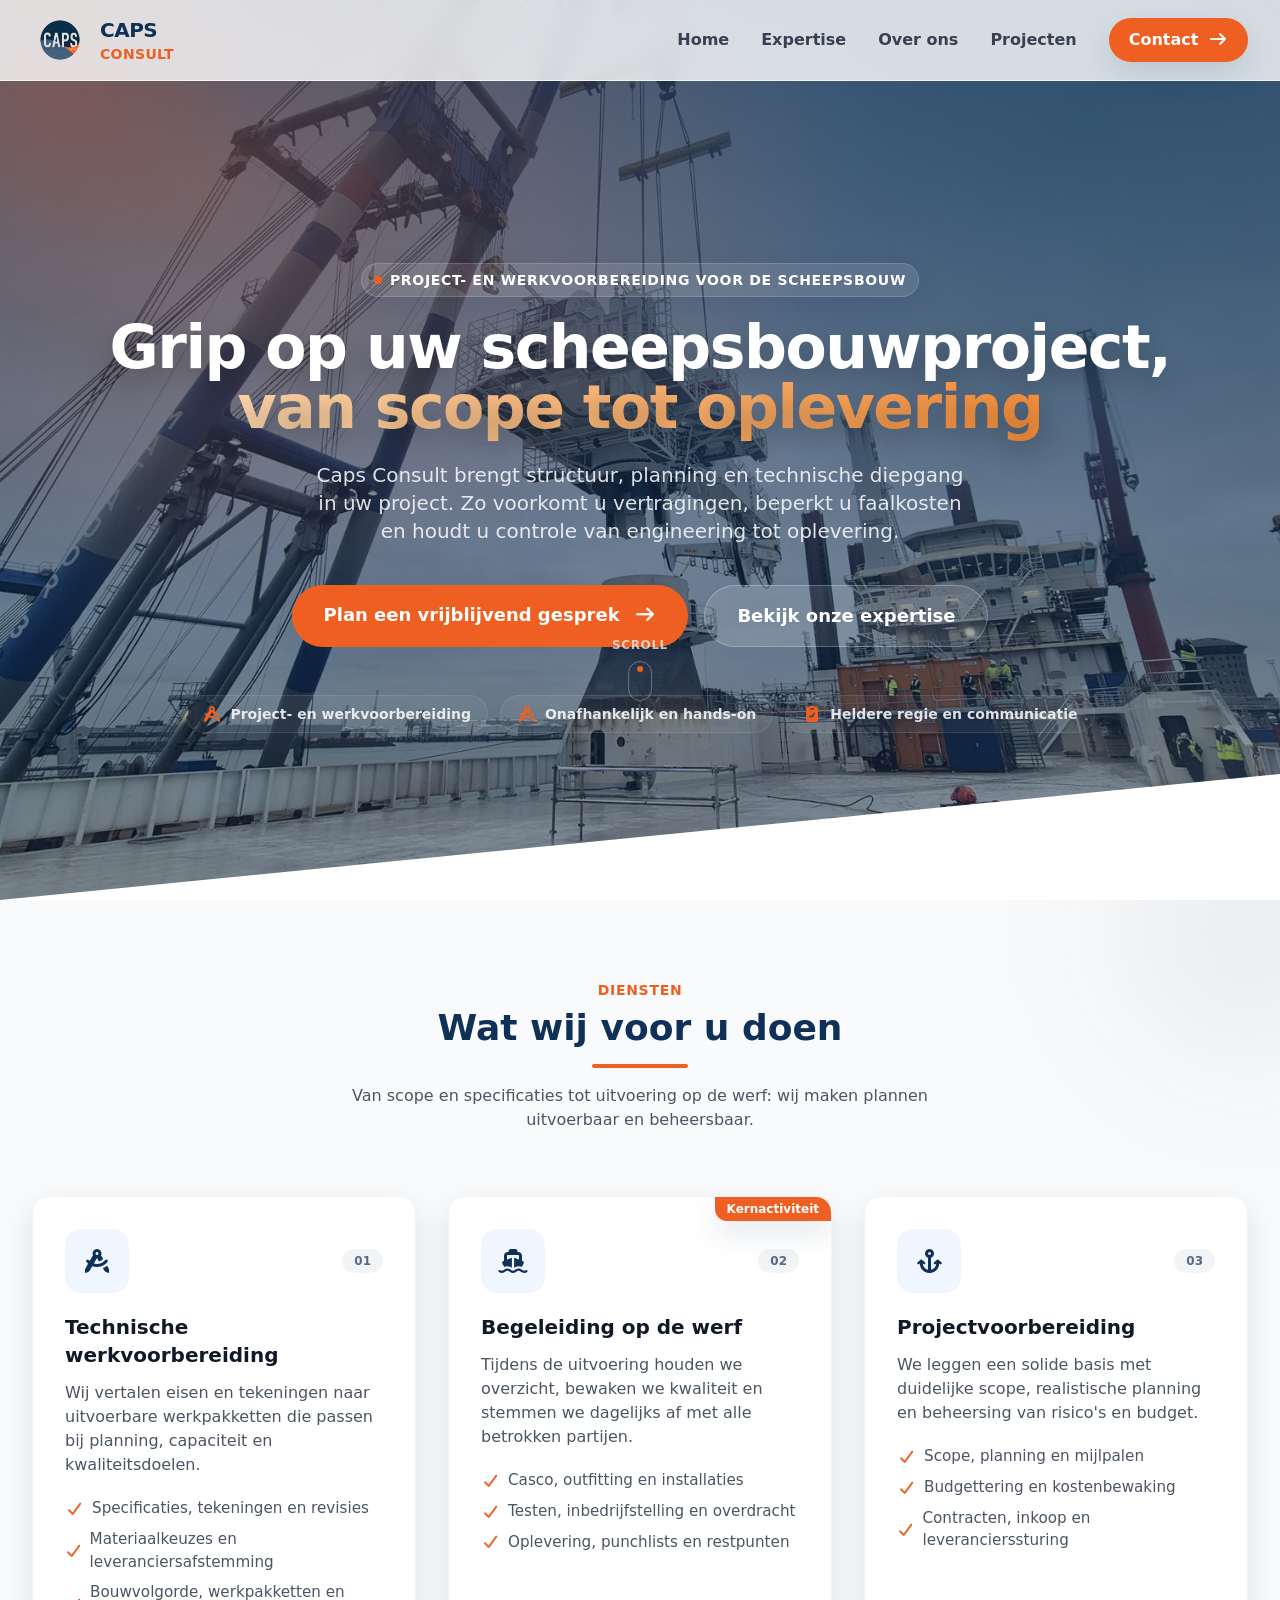
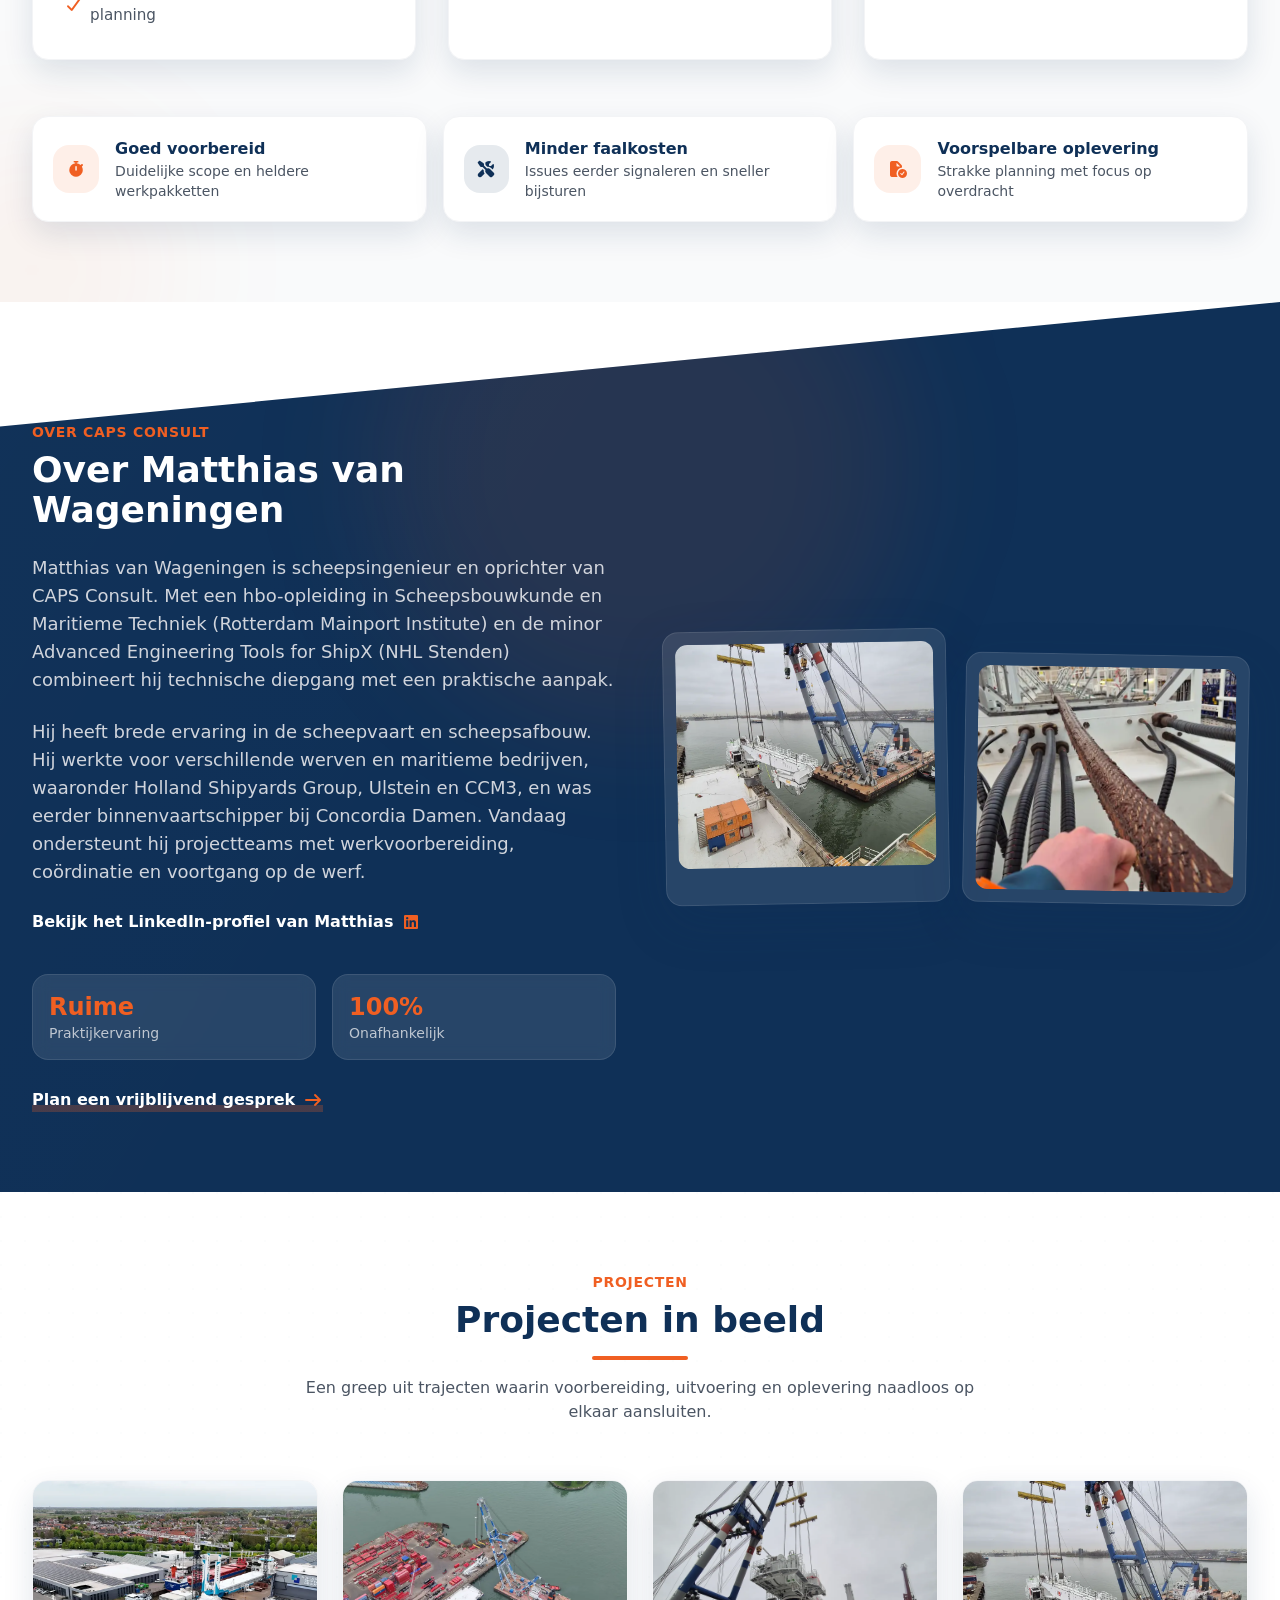
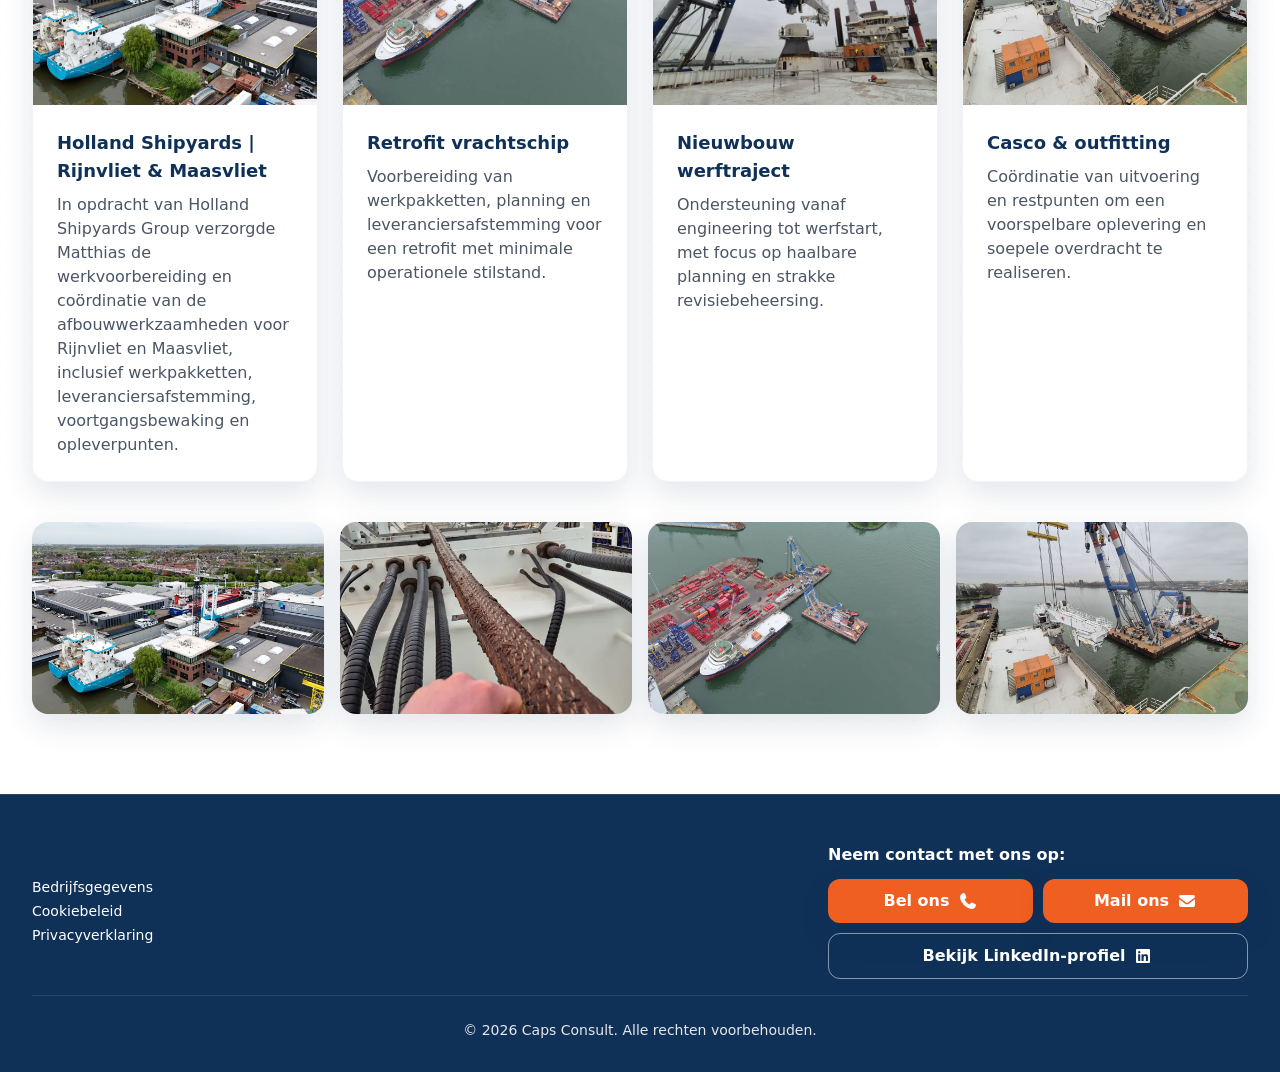
<file: index.html>
<!DOCTYPE html>
<html lang="nl" class="scroll-smooth">
<head>
  <meta charset="UTF-8" />
  <meta name="viewport" content="width=device-width, initial-scale=1.0" />
  <title>Caps Consult | Project- en Werkvoorbereiding in de Scheepsbouw</title>
  <meta name="description" content="Caps Consult ondersteunt scheepsbouwprojecten met project- en werkvoorbereiding, werfbegeleiding en oplevering. Praktisch, onafhankelijk en resultaatgericht." />
  <meta name="theme-color" content="#0F3057" />
  <link rel="canonical" href="https://reinoudvanwageningen-droid.github.io/capsconsult/" />
  <meta property="og:locale" content="nl_NL" />
  <meta property="og:type" content="website" />
  <meta property="og:title" content="Caps Consult | Project- en Werkvoorbereiding in de Scheepsbouw" />
  <meta property="og:description" content="Caps Consult ondersteunt scheepsbouwprojecten met project- en werkvoorbereiding, werfbegeleiding en oplevering." />
  <meta property="og:url" content="https://reinoudvanwageningen-droid.github.io/capsconsult/" />
  <meta property="og:site_name" content="Caps Consult" />
  <meta property="og:image" content="https://reinoudvanwageningen-droid.github.io/capsconsult/images/kraaninstallatie-scheepsdek.jpeg" />
  <meta name="twitter:card" content="summary_large_image" />
  <meta name="twitter:title" content="Caps Consult | Project- en Werkvoorbereiding in de Scheepsbouw" />
  <meta name="twitter:description" content="Caps Consult ondersteunt scheepsbouwprojecten met project- en werkvoorbereiding, werfbegeleiding en oplevering." />
  <meta name="twitter:image" content="https://reinoudvanwageningen-droid.github.io/capsconsult/images/kraaninstallatie-scheepsdek.jpeg" />
  <link rel="preload" as="image" href="images/kraaninstallatie-scheepsdek-1920.webp" />

  <!-- Tailwind CSS (static build) -->
  <link rel="stylesheet" href="assets/tailwind.css" />

  <!-- FontAwesome Icons (self-hosted) -->
  <link rel="stylesheet" href="vendor/fontawesome/css/all.min.css" />

  <script>
    (function () {
      const prefersDark = window.matchMedia("(prefers-color-scheme: dark)").matches;
      document.documentElement.classList.toggle("dark", prefersDark);
    })();
  </script>

  <style>
    :root {
      color-scheme: light dark;
    }

    /* Subtiele text shadow voor hero */
    .text-shadow {
      text-shadow: 0 10px 28px rgba(0, 0, 0, 0.28);
    }

    /* Hero overlay: dieper + premium */
    .hero-overlay {
      background:
        radial-gradient(1200px 800px at 15% 20%, rgba(240, 95, 34, 0.25), transparent 55%),
        radial-gradient(1000px 700px at 85% 15%, rgba(27, 73, 101, 0.35), transparent 55%),
        linear-gradient(to bottom, rgba(15, 48, 87, 0.78), rgba(15, 48, 87, 0.35));
    }

    /* Diagonals */
    .diagonal-divider {
      clip-path: polygon(0 0, 100% 0, 100% 96%, 0 100%);
    }

    @media (min-width: 768px) {
      .diagonal-divider {
        clip-path: polygon(0 0, 100% 0, 100% 86%, 0 100%);
      }
    }

    .diagonal-divider-top {
      clip-path: polygon(0 5%, 100% 0, 100% 100%, 0 100%);
    }

    @media (min-width: 768px) {
      .diagonal-divider-top {
        clip-path: polygon(0 14%, 100% 0, 100% 100%, 0 100%);
      }
    }

    /* Concept logo */
    .concept-logo {
      background: #0F3057;
      position: relative;
      overflow: hidden;
      display: flex;
      align-items: center;
      justify-content: center;
      isolation: isolate;
    }

    .concept-logo::after {
      content: "";
      position: absolute;
      bottom: 0;
      right: 0;
      width: 52%;
      height: 44%;
      background: #F05F22;
      clip-path: polygon(0 100%, 100% 0, 100% 100%);
      z-index: 0;
    }

    .concept-logo::before {
      content: "";
      position: absolute;
      inset: -40%;
      background: radial-gradient(circle at 30% 20%, rgba(255, 255, 255, 0.16), transparent 50%);
      z-index: 0;
      transform: rotate(25deg);
    }

    /* Fancy underline for links */
    .fancy-link {
      background-image: linear-gradient(transparent 70%, rgba(240, 95, 34, 0.25) 0);
      background-size: 100% 100%;
      background-repeat: no-repeat;
      transition: background-size 220ms ease;
    }

    .fancy-link:hover {
      background-size: 100% 160%;
    }

    /* Reduced motion */
    @media (prefers-reduced-motion: reduce) {
      .animate-fadeUp,
      .animate-fadeIn,
      .animate-floaty,
      .animate-shimmer,
      .animate-glow,
      .animate-pulse,
      .animate-bounce {
        animation: none !important;
      }

      html.scroll-smooth {
        scroll-behavior: auto;
      }
    }
  </style>

  <script type="application/ld+json">
    {
      "@context": "https://schema.org",
      "@graph": [
        {
          "@type": "Organization",
          "@id": "https://reinoudvanwageningen-droid.github.io/capsconsult/#organization",
          "name": "Caps Consult",
          "url": "https://reinoudvanwageningen-droid.github.io/capsconsult/",
          "logo": "https://reinoudvanwageningen-droid.github.io/capsconsult/images/caps-consult-logo-transparent.png",
          "email": "capsconsult@outlook.com",
          "telephone": "+31 6 43 72 50 43",
          "sameAs": [
            "https://www.linkedin.com/in/matthias-van-wageningen-6a7758157/"
          ]
        },
        {
          "@type": "LocalBusiness",
          "@id": "https://reinoudvanwageningen-droid.github.io/capsconsult/#localbusiness",
          "name": "Caps Consult",
          "url": "https://reinoudvanwageningen-droid.github.io/capsconsult/",
          "image": "https://reinoudvanwageningen-droid.github.io/capsconsult/images/kraaninstallatie-scheepsdek.jpeg",
          "email": "capsconsult@outlook.com",
          "telephone": "+31 6 43 72 50 43",
          "priceRange": "€€",
          "address": {
            "@type": "PostalAddress",
            "streetAddress": "Mastenbroek 13",
            "postalCode": "4822 XG",
            "addressLocality": "Breda",
            "addressCountry": "NL"
          },
          "areaServed": "Nederland"
        }
      ]
    }
  </script>
</head>

<body class="font-sans text-gray-800 bg-white dark:bg-slate-950 dark:text-slate-100 flex flex-col min-h-screen overflow-x-hidden transition-colors duration-300">
  <!-- Skip link -->
  <a href="#main-content" class="sr-only focus:not-sr-only focus:fixed focus:top-3 focus:left-3 focus:z-[100] focus:bg-white focus:text-caps-blue dark:focus:bg-slate-900 dark:focus:text-slate-100 focus:px-4 focus:py-2 focus:rounded-lg shadow-soft">
    Naar content
  </a>

  <!-- Navigation -->
  <nav class="fixed w-full z-50 bg-white/80 dark:bg-slate-950/85 backdrop-blur-md border-b border-gray-100 dark:border-slate-800 transition-all duration-300">
    <div class="max-w-7xl mx-auto px-4 sm:px-6 lg:px-8">
      <div class="flex justify-between items-center h-16 md:h-20">
        <!-- Logo -->
        <div class="flex-shrink-0 flex items-center gap-2 md:gap-3">
          <img src="images/caps-consult-logo-transparent.png" alt="Caps Consult logo" width="3375" height="3375" loading="eager" decoding="async" class="w-12 h-12 md:w-14 md:h-14 object-contain" />
          <div>
            <span class="block text-caps-blue font-extrabold text-base sm:text-lg md:text-xl leading-none tracking-tight">CAPS</span>
            <span class="block text-caps-orange font-extrabold text-xs md:text-sm leading-none tracking-wide">CONSULT</span>
          </div>
        </div>

        <!-- Desktop Menu -->
        <div class="hidden lg:flex space-x-8 items-center">
          <a href="#home" class="text-gray-700 dark:text-slate-200 hover:text-caps-orange font-semibold transition">Home</a>
          <a href="#diensten" class="text-gray-700 dark:text-slate-200 hover:text-caps-orange font-semibold transition">Expertise</a>
          <a href="#over-ons" class="text-gray-700 dark:text-slate-200 hover:text-caps-orange font-semibold transition">Over ons</a>
          <a href="#referenties" class="text-gray-700 dark:text-slate-200 hover:text-caps-orange font-semibold transition">Projecten</a>
          <a href="#contact" class="bg-caps-orange text-white px-5 py-2.5 rounded-full font-extrabold hover:bg-orange-600 transition shadow-soft transform hover:-translate-y-0.5">
            Contact <i class="fa-solid fa-arrow-right ml-1"></i>
          </a>
        </div>

        <!-- Mobile Menu Button -->
        <div class="lg:hidden flex items-center">
          <button onclick="toggleMobileMenu()" aria-controls="mobile-menu" aria-expanded="false" aria-label="Open menu" id="mobile-menu-button" class="p-2 rounded-md text-caps-blue dark:text-slate-200 hover:text-caps-orange focus-visible:outline-none focus-visible:ring-2 focus-visible:ring-caps-orange focus-visible:ring-offset-2 focus-visible:ring-offset-white dark:focus-visible:ring-offset-slate-950">
            <i class="fa-solid fa-bars text-2xl"></i>
          </button>
        </div>
      </div>
    </div>

    <!-- Mobile Menu Panel -->
    <div id="mobile-menu" class="hidden lg:hidden bg-white dark:bg-slate-900 border-t border-gray-100 dark:border-slate-800 absolute w-full shadow-soft2 top-16 md:top-20">
      <div class="px-4 pt-4 pb-6 space-y-2">
        <a href="#home" onclick="toggleMobileMenu()" class="block px-4 py-3 text-lg font-semibold text-gray-700 dark:text-slate-200 hover:text-caps-orange hover:bg-gray-50 dark:hover:bg-slate-800 rounded-xl active:bg-gray-100 dark:active:bg-slate-700">Home</a>
        <a href="#diensten" onclick="toggleMobileMenu()" class="block px-4 py-3 text-lg font-semibold text-gray-700 dark:text-slate-200 hover:text-caps-orange hover:bg-gray-50 dark:hover:bg-slate-800 rounded-xl active:bg-gray-100 dark:active:bg-slate-700">Expertise</a>
        <a href="#over-ons" onclick="toggleMobileMenu()" class="block px-4 py-3 text-lg font-semibold text-gray-700 dark:text-slate-200 hover:text-caps-orange hover:bg-gray-50 dark:hover:bg-slate-800 rounded-xl active:bg-gray-100 dark:active:bg-slate-700">Over ons</a>
        <a href="#referenties" onclick="toggleMobileMenu()" class="block px-4 py-3 text-lg font-semibold text-gray-700 dark:text-slate-200 hover:text-caps-orange hover:bg-gray-50 dark:hover:bg-slate-800 rounded-xl active:bg-gray-100 dark:active:bg-slate-700">Projecten</a>
        <a href="#contact" onclick="toggleMobileMenu()" class="block px-4 py-3 text-lg font-extrabold text-white bg-caps-orange rounded-xl text-center shadow-soft mt-3">Neem contact op</a>
      </div>
    </div>
  </nav>

  <main id="main-content">
  <!-- Hero -->
  <section id="home" class="relative min-h-[max(480px,100svh)] sm:min-h-[max(560px,100svh)] md:min-h-[max(560px,100dvh)] flex items-center justify-center diagonal-divider overflow-hidden">
    <div class="absolute inset-0 z-0">
      <img src="images/kraaninstallatie-scheepsdek-1280.webp" srcset="images/kraaninstallatie-scheepsdek-1280.webp 1280w, images/kraaninstallatie-scheepsdek-1920.webp 1920w" sizes="100vw" alt="Kraaninstallatie op scheepsdek" width="1920" height="1080" loading="eager" fetchpriority="high" decoding="async" class="w-full h-full object-cover scale-[1.02]" />
      <div class="absolute inset-0 hero-overlay"></div>

      <!-- Subtiele grid/filmgrain vibe -->
      <div class="absolute inset-0 opacity-[0.10] mix-blend-overlay" style="background-image: radial-gradient(circle at 1px 1px, rgba(255,255,255,0.25) 1px, transparent 0); background-size: 22px 22px;"></div>

      <!-- Accent light beams -->
      <div class="absolute -top-24 -left-24 w-72 h-72 bg-caps-orange/20 rounded-full blur-3xl animate-glow"></div>
      <div class="absolute -bottom-24 -right-24 w-72 h-72 bg-white/10 rounded-full blur-3xl animate-glow" style="animation-delay: 1.2s"></div>
    </div>

    <div class="relative z-10 max-w-7xl mx-auto px-4 sm:px-6 lg:px-8 text-center pt-20 md:pt-24">
      <div class="animate-fadeUp">
        <span class="inline-flex items-center gap-2 py-1.5 px-3 rounded-full bg-white/10 backdrop-blur border border-white/15 text-white text-xs md:text-sm font-extrabold tracking-wider mb-5 uppercase shadow-soft">
          <span class="inline-block w-2 h-2 rounded-full bg-caps-orange animate-pulse"></span>
          Project- en werkvoorbereiding voor de scheepsbouw
        </span>

        <h1 class="text-3xl md:text-6xl font-black text-white mb-4 md:mb-6 leading-tight text-shadow tracking-tight">
          Grip op uw scheepsbouwproject,<br />
          <span class="text-transparent bg-clip-text bg-gradient-to-r from-orange-200 via-orange-400 to-orange-200 bg-[length:200%_200%] animate-shimmer">van scope tot oplevering</span>
        </h1>

        <p class="text-base md:text-xl text-gray-100/90 mb-8 md:mb-10 max-w-2xl mx-auto font-light text-shadow px-2">
          Caps Consult brengt structuur, planning en technische diepgang in uw project.
          Zo voorkomt u vertragingen, beperkt u faalkosten en houdt u controle van engineering tot oplevering.
        </p>

        <div class="flex flex-col sm:flex-row justify-center gap-4 px-4 sm:px-0">
          <a href="#contact" class="group bg-caps-orange text-white px-8 py-4 rounded-full font-extrabold text-lg hover:bg-orange-600 transition shadow-soft w-full sm:w-auto">
            Plan een vrijblijvend gesprek
            <i class="fa-solid fa-arrow-right ml-2 transition-transform group-hover:translate-x-1"></i>
          </a>

          <a href="#diensten" class="bg-white/10 backdrop-blur-md border border-white/25 text-white px-8 py-4 rounded-full font-extrabold text-lg hover:bg-white hover:text-caps-blue transition shadow-soft w-full sm:w-auto">
            Bekijk onze expertise
          </a>
        </div>

        <!-- Mini credibility strip -->
        <div class="mt-10 md:mt-12 relative -translate-y-2 sm:translate-y-0 flex flex-col sm:flex-row gap-3 justify-center items-center text-white/85">
          <div class="inline-flex items-center gap-2 px-4 py-2 rounded-full bg-white/5 border border-white/10">
            <i class="fa-solid fa-drafting-compass text-caps-orange"></i>
            <span class="text-sm font-semibold">Project- en werkvoorbereiding</span>
          </div>
          <div class="inline-flex items-center gap-2 px-4 py-2 rounded-full bg-white/5 border border-white/10">
            <i class="fa-solid fa-compass-drafting text-caps-orange"></i>
            <span class="text-sm font-semibold">Onafhankelijk en hands-on</span>
          </div>
          <div class="inline-flex items-center gap-2 px-4 py-2 rounded-full bg-white/5 border border-white/10">
            <i class="fa-solid fa-clipboard-check text-caps-orange"></i>
            <span class="text-sm font-semibold">Heldere regie en communicatie</span>
          </div>
        </div>
      </div>

      <!-- Scroll indicator -->
      <div class="absolute bottom-8 left-1/2 -translate-x-1/2 hidden md:flex flex-col items-center gap-2 text-white/70">
        <span class="text-xs font-semibold tracking-wider uppercase">Scroll</span>
        <div class="w-6 h-10 rounded-full border border-white/30 flex items-start justify-center p-1">
          <div class="w-1.5 h-1.5 rounded-full bg-caps-orange animate-bounce"></div>
        </div>
      </div>
    </div>
  </section>

  <!-- Services -->
  <section id="diensten" class="py-12 md:py-20 bg-gray-50 dark:bg-slate-900 relative overflow-hidden">
    <!-- Background accents -->
    <div class="absolute -top-28 -right-28 w-72 h-72 bg-caps-blue/5 rounded-full blur-3xl animate-floaty"></div>
    <div class="absolute -bottom-28 -left-28 w-72 h-72 bg-caps-orange/5 rounded-full blur-3xl animate-floaty" style="animation-delay: 1.3s"></div>

    <div class="max-w-7xl mx-auto px-4 sm:px-6 lg:px-8 relative">
      <div class="text-center mb-10 md:mb-16">
        <h2 class="text-caps-orange font-extrabold uppercase tracking-wider text-sm mb-2">Diensten</h2>
        <h3 class="text-2xl md:text-4xl font-black text-caps-blue dark:text-slate-100">Wat wij voor u doen</h3>
        <div class="w-24 h-1 bg-caps-orange mx-auto mt-4 rounded-full"></div>
        <p class="mt-4 text-gray-600 dark:text-slate-300 max-w-2xl mx-auto text-base md:text-base">
          Van scope en specificaties tot uitvoering op de werf: wij maken plannen uitvoerbaar en beheersbaar.
        </p>
      </div>

      <div class="grid grid-cols-1 md:grid-cols-3 gap-6 md:gap-8">
        <!-- Card 1 -->
        <div class="group bg-white dark:bg-slate-800 rounded-2xl p-6 md:p-8 shadow-soft hover:shadow-soft2 transition duration-300 border border-gray-100 dark:border-slate-700 hover:border-caps-orange/30">
          <div class="flex items-center justify-between mb-5">
            <div class="w-14 h-14 md:w-16 md:h-16 bg-blue-50 rounded-2xl flex items-center justify-center group-hover:bg-caps-orange transition duration-300">
              <i class="fa-solid fa-drafting-compass text-xl md:text-2xl text-caps-blue group-hover:text-white transition"></i>
            </div>
            <span class="text-xs font-extrabold text-caps-blue/70 bg-caps-blue/5 px-3 py-1 rounded-full">01</span>
          </div>
          <h4 class="text-lg md:text-xl font-black text-gray-900 dark:text-slate-100 mb-3">Technische werkvoorbereiding</h4>
          <p class="text-gray-600 dark:text-slate-300 leading-relaxed mb-5 text-base md:text-base">
            Wij vertalen eisen en tekeningen naar uitvoerbare werkpakketten die passen bij planning, capaciteit en kwaliteitsdoelen.
          </p>
          <ul class="text-[0.95rem] text-gray-600 dark:text-slate-300 space-y-2">
            <li class="flex items-center"><i class="fa-solid fa-check text-caps-orange mr-2"></i>Specificaties, tekeningen en revisies</li>
            <li class="flex items-center"><i class="fa-solid fa-check text-caps-orange mr-2"></i>Materiaalkeuzes en leveranciersafstemming</li>
            <li class="flex items-center"><i class="fa-solid fa-check text-caps-orange mr-2"></i>Bouwvolgorde, werkpakketten en planning</li>
          </ul>
        </div>

        <!-- Card 2 -->
        <div class="group bg-white dark:bg-slate-800 rounded-2xl p-6 md:p-8 shadow-soft hover:shadow-soft2 transition duration-300 border border-gray-100 dark:border-slate-700 hover:border-caps-orange/30 relative overflow-hidden">
          <div class="absolute top-0 right-0 bg-caps-orange text-white text-xs font-extrabold px-3 py-1 rounded-bl-xl shadow-soft">Kernactiviteit</div>
          <div class="flex items-center justify-between mb-5">
            <div class="w-14 h-14 md:w-16 md:h-16 bg-blue-50 rounded-2xl flex items-center justify-center group-hover:bg-caps-orange transition duration-300">
              <i class="fa-solid fa-ship text-xl md:text-2xl text-caps-blue group-hover:text-white transition"></i>
            </div>
            <span class="text-xs font-extrabold text-caps-blue/70 bg-caps-blue/5 px-3 py-1 rounded-full">02</span>
          </div>
          <h4 class="text-lg md:text-xl font-black text-gray-900 dark:text-slate-100 mb-3">Begeleiding op de werf</h4>
          <p class="text-gray-600 dark:text-slate-300 leading-relaxed mb-5 text-base md:text-base">
            Tijdens de uitvoering houden we overzicht, bewaken we kwaliteit en stemmen we dagelijks af met alle betrokken partijen.
          </p>
          <ul class="text-[0.95rem] text-gray-600 dark:text-slate-300 space-y-2">
            <li class="flex items-center"><i class="fa-solid fa-check text-caps-orange mr-2"></i>Casco, outfitting en installaties</li>
            <li class="flex items-center"><i class="fa-solid fa-check text-caps-orange mr-2"></i>Testen, inbedrijfstelling en overdracht</li>
            <li class="flex items-center"><i class="fa-solid fa-check text-caps-orange mr-2"></i>Oplevering, punchlists en restpunten</li>
          </ul>
        </div>

        <!-- Card 3 -->
        <div class="group bg-white dark:bg-slate-800 rounded-2xl p-6 md:p-8 shadow-soft hover:shadow-soft2 transition duration-300 border border-gray-100 dark:border-slate-700 hover:border-caps-orange/30">
          <div class="flex items-center justify-between mb-5">
            <div class="w-14 h-14 md:w-16 md:h-16 bg-blue-50 rounded-2xl flex items-center justify-center group-hover:bg-caps-orange transition duration-300">
              <i class="fa-solid fa-anchor text-xl md:text-2xl text-caps-blue group-hover:text-white transition"></i>
            </div>
            <span class="text-xs font-extrabold text-caps-blue/70 bg-caps-blue/5 px-3 py-1 rounded-full">03</span>
          </div>
          <h4 class="text-lg md:text-xl font-black text-gray-900 dark:text-slate-100 mb-3">Projectvoorbereiding</h4>
          <p class="text-gray-600 dark:text-slate-300 leading-relaxed mb-5 text-base md:text-base">
            We leggen een solide basis met duidelijke scope, realistische planning en beheersing van risico's en budget.
          </p>
          <ul class="text-[0.95rem] text-gray-600 dark:text-slate-300 space-y-2">
            <li class="flex items-center"><i class="fa-solid fa-check text-caps-orange mr-2"></i>Scope, planning en mijlpalen</li>
            <li class="flex items-center"><i class="fa-solid fa-check text-caps-orange mr-2"></i>Budgettering en kostenbewaking</li>
            <li class="flex items-center"><i class="fa-solid fa-check text-caps-orange mr-2"></i>Contracten, inkoop en leverancierssturing</li>
          </ul>
        </div>
      </div>

      <!-- Extra: KPI strip -->
      <div class="mt-10 md:mt-14 grid grid-cols-1 md:grid-cols-3 gap-4">
        <div class="rounded-2xl bg-white dark:bg-slate-800 border border-gray-100 dark:border-slate-700 shadow-soft p-5 flex items-center gap-4">
          <div class="w-12 h-12 rounded-2xl bg-caps-orange/10 flex items-center justify-center">
            <i class="fa-solid fa-stopwatch text-caps-orange"></i>
          </div>
          <div>
            <p class="font-black text-caps-blue">Goed voorbereid</p>
            <p class="text-sm text-gray-600 dark:text-slate-300">Duidelijke scope en heldere werkpakketten</p>
          </div>
        </div>
        <div class="rounded-2xl bg-white dark:bg-slate-800 border border-gray-100 dark:border-slate-700 shadow-soft p-5 flex items-center gap-4">
          <div class="w-12 h-12 rounded-2xl bg-caps-blue/10 flex items-center justify-center">
            <i class="fa-solid fa-screwdriver-wrench text-caps-blue"></i>
          </div>
          <div>
            <p class="font-black text-caps-blue">Minder faalkosten</p>
            <p class="text-sm text-gray-600 dark:text-slate-300">Issues eerder signaleren en sneller bijsturen</p>
          </div>
        </div>
        <div class="rounded-2xl bg-white dark:bg-slate-800 border border-gray-100 dark:border-slate-700 shadow-soft p-5 flex items-center gap-4">
          <div class="w-12 h-12 rounded-2xl bg-caps-orange/10 flex items-center justify-center">
            <i class="fa-solid fa-file-circle-check text-caps-orange"></i>
          </div>
          <div>
            <p class="font-black text-caps-blue">Voorspelbare oplevering</p>
            <p class="text-sm text-gray-600 dark:text-slate-300">Strakke planning met focus op overdracht</p>
          </div>
        </div>
      </div>
    </div>
  </section>

  <!-- About -->
  <section id="over-ons" class="py-12 md:py-20 bg-caps-blue text-white diagonal-divider-top relative overflow-hidden">
    <div class="absolute inset-0 opacity-[0.10]" style="background-image: linear-gradient(120deg, rgba(255,255,255,0.10), transparent 45%);"></div>
    <div class="absolute -top-24 left-1/2 -translate-x-1/2 w-[520px] h-[520px] bg-caps-orange/10 rounded-full blur-3xl animate-glow"></div>

    <div class="max-w-7xl mx-auto px-4 sm:px-6 lg:px-8 relative">
      <div class="flex flex-col lg:flex-row items-center gap-8 md:gap-12 mt-4 md:mt-10">
        <div class="lg:w-1/2 order-2 lg:order-1">
          <h2 class="text-caps-orange font-extrabold uppercase tracking-wider text-sm mb-2">Over Caps Consult</h2>
          <h3 class="text-xl sm:text-2xl md:text-4xl font-black mb-4 md:mb-6">Over Matthias van Wageningen</h3>
          <p class="text-gray-200/90 mb-6 text-base md:text-lg leading-relaxed">
            Matthias van Wageningen is scheepsingenieur en oprichter van CAPS Consult.
            Met een hbo-opleiding in Scheepsbouwkunde en Maritieme Techniek (Rotterdam Mainport Institute)
            en de minor Advanced Engineering Tools for ShipX (NHL Stenden) combineert hij technische
            diepgang met een praktische aanpak.
          </p>
          <p class="text-gray-200/90 mb-6 text-base md:text-lg leading-relaxed">
            Hij heeft brede ervaring in de scheepvaart en scheepsafbouw. Hij werkte voor verschillende
            werven en maritieme bedrijven, waaronder Holland Shipyards Group, Ulstein en CCM3, en was
            eerder binnenvaartschipper bij Concordia Damen. Vandaag ondersteunt hij projectteams met
            werkvoorbereiding, coördinatie en voortgang op de werf.
          </p>
          <a href="https://www.linkedin.com/in/matthias-van-wageningen-6a7758157/" target="_blank" rel="noopener noreferrer" aria-label="Bekijk LinkedIn-profiel van Matthias van Wageningen (opent in nieuw tabblad)" class="inline-flex items-center gap-2 text-white font-semibold hover:text-orange-200 transition mb-2">
            Bekijk het LinkedIn-profiel van Matthias
            <i class="fa-brands fa-linkedin text-caps-orange"></i>
          </a>

          <div class="grid grid-cols-1 sm:grid-cols-2 gap-3 sm:gap-4 mt-6 md:mt-8">
            <div class="bg-white/10 p-4 rounded-2xl backdrop-blur border border-white/10">
              <h4 class="text-caps-orange font-black text-xl sm:text-2xl">Ruime</h4>
              <p class="text-sm text-gray-200/80">Praktijkervaring</p>
            </div>
            <div class="bg-white/10 p-4 rounded-2xl backdrop-blur border border-white/10">
              <h4 class="text-caps-orange font-black text-xl sm:text-2xl">100%</h4>
              <p class="text-sm text-gray-200/80">Onafhankelijk</p>
            </div>
          </div>

          <div class="mt-7">
            <a href="#contact" class="inline-flex items-center gap-2 font-extrabold text-white fancy-link">
              Plan een vrijblijvend gesprek
              <i class="fa-solid fa-arrow-right text-caps-orange"></i>
            </a>
          </div>
        </div>

        <div class="lg:w-1/2 relative order-1 lg:order-2 w-full">
          <div class="grid grid-cols-1 sm:grid-cols-2 gap-3 md:gap-4">
            <div class="bg-white/10 p-2 md:p-3 rounded-2xl shadow-soft2 transform -rotate-1 hover:rotate-0 transition duration-500 border border-white/10">
              <img src="images/kraanlift-vanaf-dek-1280.webp" srcset="images/kraanlift-vanaf-dek-1280.webp 1280w, images/kraanlift-vanaf-dek-1920.webp 1920w" sizes="(min-width: 1024px) 32vw, (min-width: 640px) 50vw, 100vw" alt="Kraanlift met staalkabels op scheepswerf" width="1920" height="1080" loading="lazy" decoding="async" data-scroll-color-reveal class="rounded-xl w-full object-cover h-40 md:h-56 grayscale transition duration-700" />
            </div>
            <div class="bg-white/10 p-2 md:p-3 rounded-2xl shadow-soft2 transform rotate-1 hover:rotate-0 transition duration-500 border border-white/10 mt-6">
              <img src="images/staalkabel-scheepsdek-540.webp" srcset="images/staalkabel-scheepsdek-540.webp 540w, images/staalkabel-scheepsdek-900.webp 900w" sizes="(min-width: 1024px) 32vw, (min-width: 640px) 50vw, 100vw" alt="Versleten staalkabel op scheepsdek" width="900" height="1600" loading="lazy" decoding="async" data-scroll-color-reveal class="rounded-xl w-full object-cover h-40 md:h-56 grayscale transition duration-700" />
            </div>
          </div>
        </div>
      </div>
    </div>
  </section>

  <!-- Projects -->
  <section id="referenties" class="py-12 md:py-20 bg-white dark:bg-slate-950 relative overflow-hidden">
    <div class="absolute inset-0 opacity-[0.08]" style="background-image: radial-gradient(circle at 1px 1px, rgba(15,48,87,0.15) 1px, transparent 0); background-size: 24px 24px;"></div>
    <div class="max-w-7xl mx-auto px-4 sm:px-6 lg:px-8 relative">
      <div class="text-center mb-10 md:mb-14">
          <h2 class="text-caps-orange font-extrabold uppercase tracking-wider text-sm mb-2">Projecten</h2>
          <h3 class="text-2xl md:text-4xl font-black text-caps-blue dark:text-slate-100">Projecten in beeld</h3>
        <div class="w-24 h-1 bg-caps-orange mx-auto mt-4 rounded-full"></div>
          <p class="mt-4 text-gray-600 dark:text-slate-300 max-w-2xl mx-auto text-base md:text-base">
            Een greep uit trajecten waarin voorbereiding, uitvoering en oplevering naadloos op elkaar aansluiten.
          </p>
      </div>

      <div class="grid grid-cols-1 md:grid-cols-2 xl:grid-cols-4 gap-6">
        <article class="bg-white dark:bg-slate-900 rounded-2xl shadow-soft border border-gray-100 dark:border-slate-700 overflow-hidden group">
          <img src="images/Holland-Shipyard-Maasvliet-Rijnvliet-WASP-1280.webp" srcset="images/Holland-Shipyard-Maasvliet-Rijnvliet-WASP-1280.webp 1280w, images/Holland-Shipyard-Maasvliet-Rijnvliet-WASP-1920.webp 1920w" sizes="(min-width: 1280px) 25vw, (min-width: 768px) 50vw, 100vw" alt="Holland Shipyards Group met Maasvliet en Rijnvliet op de werf" width="1920" height="1080" loading="lazy" decoding="async" class="w-full h-56 object-cover group-hover:scale-[1.02] transition duration-500" />
          <div class="p-6">
            <h4 class="font-black text-lg text-caps-blue dark:text-white">Holland Shipyards | Rijnvliet &amp; Maasvliet</h4>
            <p class="text-base text-gray-600 dark:text-slate-200 mt-2">In opdracht van Holland Shipyards Group verzorgde Matthias de werkvoorbereiding en coördinatie van de afbouwwerkzaamheden voor Rijnvliet en Maasvliet, inclusief werkpakketten, leveranciersafstemming, voortgangsbewaking en opleverpunten.</p>
          </div>
        </article>
        <article class="bg-white dark:bg-slate-900 rounded-2xl shadow-soft border border-gray-100 dark:border-slate-700 overflow-hidden group">
          <img src="images/luchtfoto-haven-1280.webp" srcset="images/luchtfoto-haven-1280.webp 1280w, images/luchtfoto-haven-1920.webp 1920w" sizes="(min-width: 1280px) 25vw, (min-width: 768px) 50vw, 100vw" alt="Luchtfoto haven met schepen en kranen" width="1920" height="1080" loading="lazy" decoding="async" class="w-full h-56 object-cover group-hover:scale-[1.02] transition duration-500" />
          <div class="p-6">
            <h4 class="font-black text-lg text-caps-blue dark:text-white">Retrofit vrachtschip</h4>
            <p class="text-base text-gray-600 dark:text-slate-200 mt-2">Voorbereiding van werkpakketten, planning en leveranciersafstemming voor een retrofit met minimale operationele stilstand.</p>
          </div>
        </article>
        <article class="bg-white dark:bg-slate-900 rounded-2xl shadow-soft border border-gray-100 dark:border-slate-700 overflow-hidden group">
          <img src="images/kraaninstallatie-scheepsdek-1280.webp" srcset="images/kraaninstallatie-scheepsdek-1280.webp 1280w, images/kraaninstallatie-scheepsdek-1920.webp 1920w" sizes="(min-width: 1280px) 25vw, (min-width: 768px) 50vw, 100vw" alt="Kraaninstallatie op scheepsdek" width="1920" height="1080" loading="lazy" decoding="async" class="w-full h-56 object-cover group-hover:scale-[1.02] transition duration-500" />
          <div class="p-6">
            <h4 class="font-black text-lg text-caps-blue dark:text-white">Nieuwbouw werftraject</h4>
            <p class="text-base text-gray-600 dark:text-slate-200 mt-2">Ondersteuning vanaf engineering tot werfstart, met focus op haalbare planning en strakke revisiebeheersing.</p>
          </div>
        </article>
        <article class="bg-white dark:bg-slate-900 rounded-2xl shadow-soft border border-gray-100 dark:border-slate-700 overflow-hidden group">
          <img src="images/kraanlift-vanaf-dek-1280.webp" srcset="images/kraanlift-vanaf-dek-1280.webp 1280w, images/kraanlift-vanaf-dek-1920.webp 1920w" sizes="(min-width: 1280px) 25vw, (min-width: 768px) 50vw, 100vw" alt="Kraanlift vanaf scheepsdek" width="1920" height="1080" loading="lazy" decoding="async" class="w-full h-56 object-cover group-hover:scale-[1.02] transition duration-500" />
          <div class="p-6">
            <h4 class="font-black text-lg text-caps-blue dark:text-white">Casco &amp; outfitting</h4>
            <p class="text-base text-gray-600 dark:text-slate-200 mt-2">Coördinatie van uitvoering en restpunten om een voorspelbare oplevering en soepele overdracht te realiseren.</p>
          </div>
        </article>
      </div>

      <div class="mt-10 grid grid-cols-1 sm:grid-cols-2 lg:grid-cols-4 gap-4">
        <img src="images/Holland-Shipyard-Maasvliet-Rijnvliet-WASP-1280.webp" srcset="images/Holland-Shipyard-Maasvliet-Rijnvliet-WASP-1280.webp 1280w, images/Holland-Shipyard-Maasvliet-Rijnvliet-WASP-1920.webp 1920w" sizes="(min-width: 1024px) 25vw, (min-width: 640px) 50vw, 100vw" alt="Holland Shipyards Group met Maasvliet en Rijnvliet op de werf" width="1920" height="1080" loading="lazy" decoding="async" class="rounded-2xl shadow-soft h-40 md:h-48 w-full object-cover" />
        <img src="images/staalkabel-scheepsdek-540.webp" srcset="images/staalkabel-scheepsdek-540.webp 540w, images/staalkabel-scheepsdek-900.webp 900w" sizes="(min-width: 1024px) 25vw, (min-width: 640px) 50vw, 100vw" alt="Staalkabel inspectie op scheepsdek" width="900" height="1600" loading="lazy" decoding="async" class="rounded-2xl shadow-soft h-40 md:h-48 w-full object-cover" />
        <img src="images/luchtfoto-haven-1280.webp" srcset="images/luchtfoto-haven-1280.webp 1280w, images/luchtfoto-haven-1920.webp 1920w" sizes="(min-width: 1024px) 25vw, (min-width: 640px) 50vw, 100vw" alt="Luchtfoto haven met kranen en schepen" width="1920" height="1080" loading="lazy" decoding="async" class="rounded-2xl shadow-soft h-40 md:h-48 w-full object-cover" />
        <img src="images/kraanlift-vanaf-dek-1280.webp" srcset="images/kraanlift-vanaf-dek-1280.webp 1280w, images/kraanlift-vanaf-dek-1920.webp 1920w" sizes="(min-width: 1024px) 25vw, (min-width: 640px) 50vw, 100vw" alt="Kraanlift vanaf scheepsdek bij haven" width="1920" height="1080" loading="lazy" decoding="async" class="rounded-2xl shadow-soft h-40 md:h-48 w-full object-cover" />
      </div>
    </div>
  </section>

  </main>

  <!-- Footer -->
  <footer id="contact" class="bg-caps-blue text-white pt-8 pb-8 border-t border-white/10 dark:bg-slate-900 dark:border-slate-700">
    <div class="max-w-7xl mx-auto px-4 sm:px-6 lg:px-8">
      <div class="py-4 flex flex-col lg:flex-row gap-5 lg:gap-8 lg:items-center lg:justify-between">
        <div class="text-center lg:text-left">
          <div class="flex flex-col items-center lg:items-start gap-1 text-sm">
            <a href="bedrijfsgegevens.html" class="hover:text-caps-orange transition">Bedrijfsgegevens</a>
            <a href="cookiebeleid.html" class="hover:text-caps-orange transition">Cookiebeleid</a>
            <a href="privacybeleid.html" class="hover:text-caps-orange transition">Privacyverklaring</a>
          </div>
        </div>

        <div class="w-full lg:w-auto">
          <p class="text-center lg:text-left font-extrabold text-sm md:text-base mb-3">Neem contact met ons op:</p>
          <div class="grid grid-cols-1 sm:grid-cols-2 gap-2.5 lg:min-w-[420px]">
            <a href="tel:+31643725043" class="inline-flex items-center justify-center gap-2 bg-caps-orange text-white px-5 py-2.5 rounded-xl font-black hover:bg-orange-600 transition w-full text-center shadow-soft">
              Bel ons
              <i class="fa-solid fa-phone"></i>
            </a>
            <a href="mailto:capsconsult@outlook.com" class="inline-flex items-center justify-center gap-2 bg-caps-orange text-white px-5 py-2.5 rounded-xl font-black hover:bg-orange-600 transition w-full text-center shadow-soft">
              Mail ons
              <i class="fa-solid fa-envelope"></i>
            </a>
          </div>
          <a href="https://www.linkedin.com/in/matthias-van-wageningen-6a7758157/" target="_blank" rel="noopener noreferrer" aria-label="Bekijk LinkedIn-profiel van Matthias van Wageningen (opent in nieuw tabblad)" class="inline-flex items-center justify-center gap-2 border border-white/50 px-5 py-2.5 rounded-xl font-black hover:border-caps-orange hover:text-caps-orange transition w-full text-center mt-2.5">
            Bekijk LinkedIn-profiel
            <i class="fa-brands fa-linkedin"></i>
          </a>
        </div>
      </div>

      <div class="border-t border-white/10 pt-6 text-center text-sm text-gray-200">
        <p>&copy; 2026 Caps Consult. Alle rechten voorbehouden.</p>
      </div>
    </div>
  </footer>

  <script src="assets/visitor-tracker.js" defer></script>

  <script>
    // Navbar scroll effect
    const nav = document.querySelector("nav");
    const systemThemeQuery = window.matchMedia("(prefers-color-scheme: dark)");

    function applySystemTheme() {
      const isDark = systemThemeQuery.matches;
      document.documentElement.classList.toggle("dark", isDark);
      updateNavBackground(window.scrollY > 20);
    }

    function updateNavBackground(scrolled) {
      const isDark = document.documentElement.classList.contains("dark");
      if (scrolled) {
        nav.classList.add("shadow-soft");
        nav.classList.remove("bg-white/80", "dark:bg-slate-950/85");
        nav.classList.add("bg-white/95", "dark:bg-slate-950/95");
      } else {
        nav.classList.remove("shadow-soft", "bg-white/95", "dark:bg-slate-950/95");
        nav.classList.add("bg-white/80");
        if (isDark) {
          nav.classList.add("dark:bg-slate-950/85");
        }
      }
    }

    applySystemTheme();

    if (typeof systemThemeQuery.addEventListener === "function") {
      systemThemeQuery.addEventListener("change", applySystemTheme);
    } else if (typeof systemThemeQuery.addListener === "function") {
      systemThemeQuery.addListener(applySystemTheme);
    }

    window.addEventListener("scroll", () => {
      updateNavBackground(window.scrollY > 20);
    });

    // Mobile Menu Toggle (with aria)
    const mobileMenu = document.getElementById("mobile-menu");
    const mobileMenuButton = document.getElementById("mobile-menu-button");

    function setMobileMenuOpen(isOpen) {
      mobileMenu.classList.toggle("hidden", !isOpen);
      mobileMenuButton.setAttribute("aria-expanded", String(isOpen));
      mobileMenuButton.setAttribute("aria-label", isOpen ? "Sluit menu" : "Open menu");
      document.body.classList.toggle("overflow-hidden", isOpen);
    }

    function toggleMobileMenu() {
      const isOpen = !mobileMenu.classList.contains("hidden");
      setMobileMenuOpen(!isOpen);
    }

    // Close menu on resize to desktop
    window.addEventListener("resize", () => {
      if (window.innerWidth >= 1024) {
        setMobileMenuOpen(false);
      }
    });

    // Close menu with escape key.
    window.addEventListener("keydown", (event) => {
      if (event.key === "Escape" && !mobileMenu.classList.contains("hidden")) {
        setMobileMenuOpen(false);
      }
    });

    // Close menu when clicking outside menu and button.
    document.addEventListener("click", (event) => {
      if (mobileMenu.classList.contains("hidden")) {
        return;
      }
      if (!mobileMenu.contains(event.target) && !mobileMenuButton.contains(event.target)) {
        setMobileMenuOpen(false);
      }
    });

    // Make the two images in "Over ons" turn to color while scrolling into view.
    const scrollColorImages = document.querySelectorAll("[data-scroll-color-reveal]");
    if ("IntersectionObserver" in window) {
      const colorRevealObserver = new IntersectionObserver((entries, observer) => {
        entries.forEach((entry) => {
          if (!entry.isIntersecting) {
            return;
          }
          entry.target.classList.remove("grayscale");
          entry.target.classList.add("grayscale-0");
          observer.unobserve(entry.target);
        });
      }, { threshold: 0.35 });

      scrollColorImages.forEach((image) => {
        colorRevealObserver.observe(image);
      });
    } else {
      scrollColorImages.forEach((image) => {
        image.classList.remove("grayscale");
        image.classList.add("grayscale-0");
      });
    }

    setMobileMenuOpen(false);

  </script>
</body>
</html>
</file>
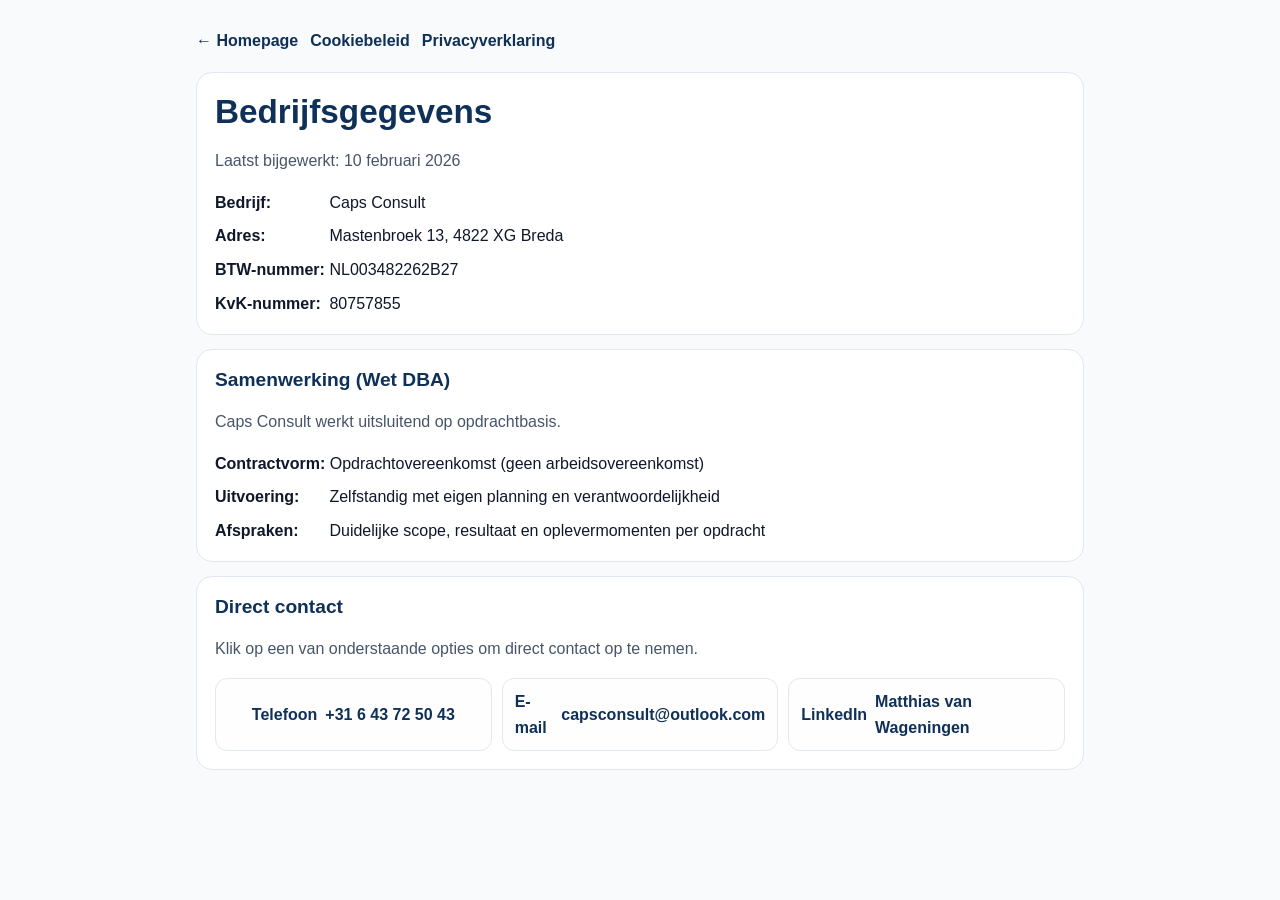
<file: bedrijfsgegevens.html>
<!DOCTYPE html>
<html lang="nl">
<head>
  <meta charset="UTF-8" />
  <meta name="viewport" content="width=device-width, initial-scale=1.0" />
  <title>Bedrijfsgegevens | Caps Consult</title>
  <meta name="description" content="Officiele bedrijfsgegevens van Caps Consult, inclusief adres, telefoon, e-mail, LinkedIn, btw-nummer en KvK-nummer." />
  <style>
    :root {
      color-scheme: light dark;
      --bg: #f8fafc;
      --text: #0f172a;
      --muted: #475569;
      --surface: #ffffff;
      --border: #e2e8f0;
      --brand: #0f3057;
      --accent: #f05f22;
    }

    @media (prefers-color-scheme: dark) {
      :root {
        --bg: #020617;
        --text: #f1f5f9;
        --muted: #cbd5e1;
        --surface: #0f172a;
        --border: #1e293b;
        --brand: #93c5fd;
        --accent: #fb923c;
      }
    }

    * {
      box-sizing: border-box;
    }

    body {
      margin: 0;
      font-family: Inter, Arial, sans-serif;
      background: var(--bg);
      color: var(--text);
      line-height: 1.6;
    }

    .container {
      max-width: 920px;
      margin: 0 auto;
      padding: 28px 16px 48px;
    }

    .top-links {
      display: flex;
      flex-wrap: wrap;
      gap: 12px;
      margin-bottom: 18px;
    }

    .top-link {
      display: inline-flex;
      align-items: center;
      gap: 8px;
      color: var(--brand);
      text-decoration: none;
      font-weight: 700;
    }

    .top-link:hover {
      color: var(--accent);
    }

    .card {
      background: var(--surface);
      border: 1px solid var(--border);
      border-radius: 16px;
      padding: 18px;
      margin-bottom: 14px;
    }

    h1 {
      margin: 0 0 8px;
      font-size: clamp(1.7rem, 2.6vw, 2.2rem);
      line-height: 1.25;
      color: var(--brand);
    }

    h2 {
      margin: 0 0 8px;
      font-size: 1.2rem;
      line-height: 1.3;
      color: var(--brand);
    }

    .muted {
      color: var(--muted);
    }

    .details-list {
      display: grid;
      grid-template-columns: 1fr;
      gap: 8px;
      margin: 12px 0 0;
      padding: 0;
      list-style: none;
    }

    .details-list li strong {
      display: inline-block;
      min-width: 110px;
    }

    .link-grid {
      display: grid;
      grid-template-columns: repeat(auto-fit, minmax(220px, 1fr));
      gap: 10px;
      margin-top: 12px;
    }

    .action-link {
      display: inline-flex;
      align-items: center;
      justify-content: center;
      gap: 8px;
      border: 1px solid var(--border);
      border-radius: 12px;
      padding: 10px 12px;
      color: var(--brand);
      text-decoration: none;
      font-weight: 700;
      background: color-mix(in srgb, var(--surface) 88%, var(--bg));
    }

    .action-link:hover {
      border-color: var(--accent);
      color: var(--accent);
    }
  </style>
</head>
<body>
  <main class="container">
    <div class="top-links">
      <a class="top-link" href="index.html">&larr; Homepage</a>
      <a class="top-link" href="cookiebeleid.html">Cookiebeleid</a>
      <a class="top-link" href="privacybeleid.html">Privacyverklaring</a>
    </div>

    <section class="card">
      <h1>Bedrijfsgegevens</h1>
      <p class="muted">Laatst bijgewerkt: 10 februari 2026</p>
      <ul class="details-list">
        <li><strong>Bedrijf:</strong> Caps Consult</li>
        <li><strong>Adres:</strong> Mastenbroek 13, 4822 XG Breda</li>
        <li><strong>BTW-nummer:</strong> NL003482262B27</li>
        <li><strong>KvK-nummer:</strong> 80757855</li>
      </ul>
    </section>

    <section class="card">
      <h2>Samenwerking (Wet DBA)</h2>
      <p class="muted">Caps Consult werkt uitsluitend op opdrachtbasis.</p>
      <ul class="details-list">
        <li><strong>Contractvorm:</strong> Opdrachtovereenkomst (geen arbeidsovereenkomst)</li>
        <li><strong>Uitvoering:</strong> Zelfstandig met eigen planning en verantwoordelijkheid</li>
        <li><strong>Afspraken:</strong> Duidelijke scope, resultaat en oplevermomenten per opdracht</li>
      </ul>
    </section>

    <section class="card">
      <h2>Direct contact</h2>
      <p class="muted">Klik op een van onderstaande opties om direct contact op te nemen.</p>
      <div class="link-grid">
        <a class="action-link" href="tel:+31643725043" aria-label="Bel Caps Consult op +31 6 43 72 50 43">
          <span>Telefoon</span>
          <span>+31 6 43 72 50 43</span>
        </a>
        <a class="action-link" href="mailto:capsconsult@outlook.com" aria-label="Mail Caps Consult op capsconsult@outlook.com">
          <span>E-mail</span>
          <span>capsconsult@outlook.com</span>
        </a>
        <a class="action-link" href="https://www.linkedin.com/in/matthias-van-wageningen-6a7758157/" target="_blank" rel="noopener noreferrer" aria-label="Bekijk LinkedIn-profiel van Matthias van Wageningen (opent in nieuw tabblad)">
          <span>LinkedIn</span>
          <span>Matthias van Wageningen</span>
        </a>
      </div>
    </section>
  </main>
  <script src="assets/visitor-tracker.js" defer></script>
</body>
</html>
</file>
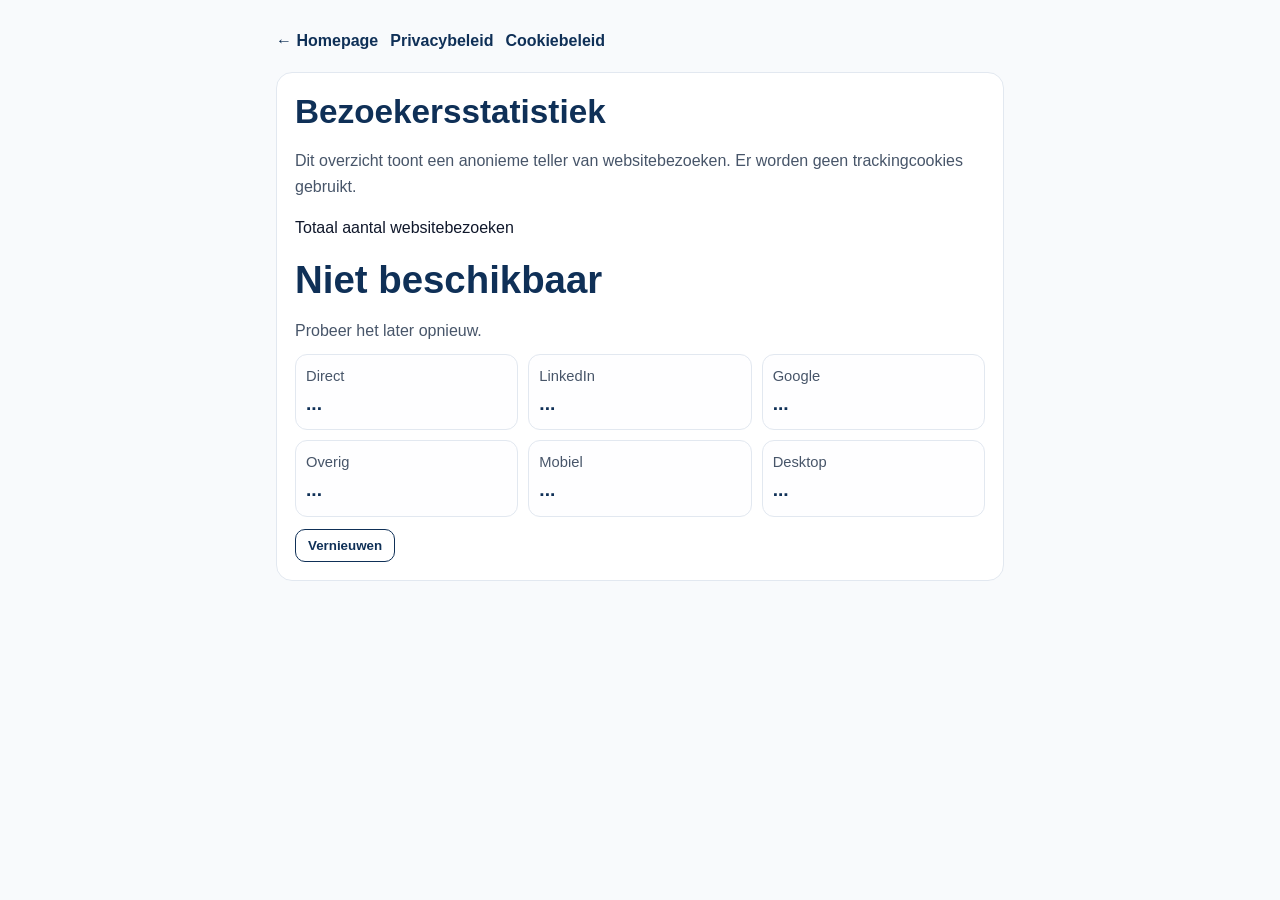
<file: bezoekers.html>
<!DOCTYPE html>
<html lang="nl">
<head>
  <meta charset="UTF-8" />
  <meta name="viewport" content="width=device-width, initial-scale=1.0" />
  <meta name="robots" content="noindex,nofollow" />
  <title>Bezoekersstatistiek | Caps Consult</title>
  <meta name="description" content="Overzicht van anonieme bezoekaantallen van de website van Caps Consult." />
  <style>
    :root {
      color-scheme: light dark;
      --bg: #f8fafc;
      --text: #0f172a;
      --muted: #475569;
      --surface: #ffffff;
      --border: #e2e8f0;
      --brand: #0f3057;
      --accent: #f05f22;
    }

    @media (prefers-color-scheme: dark) {
      :root {
        --bg: #020617;
        --text: #f1f5f9;
        --muted: #cbd5e1;
        --surface: #0f172a;
        --border: #1e293b;
        --brand: #93c5fd;
        --accent: #fb923c;
      }
    }

    * {
      box-sizing: border-box;
    }

    body {
      margin: 0;
      font-family: Inter, Arial, sans-serif;
      background: var(--bg);
      color: var(--text);
      line-height: 1.6;
    }

    .container {
      max-width: 760px;
      margin: 0 auto;
      padding: 28px 16px 48px;
    }

    .top-links {
      display: flex;
      flex-wrap: wrap;
      gap: 12px;
      margin-bottom: 18px;
    }

    .top-link {
      display: inline-flex;
      align-items: center;
      gap: 8px;
      color: var(--brand);
      text-decoration: none;
      font-weight: 700;
    }

    .top-link:hover {
      color: var(--accent);
    }

    .card {
      background: var(--surface);
      border: 1px solid var(--border);
      border-radius: 16px;
      padding: 18px;
      margin-bottom: 14px;
    }

    h1 {
      margin: 0 0 8px;
      font-size: clamp(1.7rem, 2.6vw, 2.2rem);
      line-height: 1.25;
      color: var(--brand);
    }

    .muted {
      color: var(--muted);
    }

    .metric {
      display: grid;
      grid-template-columns: 1fr;
      gap: 8px;
      margin-top: 14px;
    }

    .metric-value {
      font-size: clamp(1.9rem, 3.2vw, 2.4rem);
      font-weight: 800;
      color: var(--brand);
    }

    .stats-grid {
      margin-top: 10px;
      display: grid;
      grid-template-columns: repeat(auto-fit, minmax(180px, 1fr));
      gap: 10px;
    }

    .stat-box {
      border: 1px solid var(--border);
      border-radius: 12px;
      padding: 10px;
      background: color-mix(in srgb, var(--surface) 85%, var(--bg));
    }

    .stat-label {
      display: block;
      font-size: 0.92rem;
      color: var(--muted);
    }

    .stat-value {
      display: block;
      font-size: 1.2rem;
      font-weight: 800;
      color: var(--brand);
    }

    button {
      margin-top: 12px;
      border: 1px solid var(--brand);
      background: transparent;
      color: var(--brand);
      border-radius: 10px;
      padding: 8px 12px;
      font-weight: 700;
      cursor: pointer;
    }

    button:hover {
      border-color: var(--accent);
      color: var(--accent);
    }
  </style>
</head>
<body>
  <main class="container">
    <div class="top-links">
      <a class="top-link" href="index.html">&larr; Homepage</a>
      <a class="top-link" href="privacybeleid.html">Privacybeleid</a>
      <a class="top-link" href="cookiebeleid.html">Cookiebeleid</a>
    </div>

    <section class="card">
      <h1>Bezoekersstatistiek</h1>
      <p class="muted">
        Dit overzicht toont een anonieme teller van websitebezoeken. Er worden geen trackingcookies gebruikt.
      </p>
      <div class="metric">
        <span>Totaal aantal websitebezoeken</span>
        <span id="visitor-count" class="metric-value">...</span>
        <span id="last-updated" class="muted"></span>
      </div>
      <div class="stats-grid">
        <div class="stat-box">
          <span class="stat-label">Direct</span>
          <span id="source-direct" class="stat-value">...</span>
        </div>
        <div class="stat-box">
          <span class="stat-label">LinkedIn</span>
          <span id="source-linkedin" class="stat-value">...</span>
        </div>
        <div class="stat-box">
          <span class="stat-label">Google</span>
          <span id="source-google" class="stat-value">...</span>
        </div>
        <div class="stat-box">
          <span class="stat-label">Overig</span>
          <span id="source-overig" class="stat-value">...</span>
        </div>
        <div class="stat-box">
          <span class="stat-label">Mobiel</span>
          <span id="device-mobiel" class="stat-value">...</span>
        </div>
        <div class="stat-box">
          <span class="stat-label">Desktop</span>
          <span id="device-desktop" class="stat-value">...</span>
        </div>
      </div>
      <button id="refresh-button" type="button">Vernieuwen</button>
    </section>
  </main>

  <script>
    const namespace = "capsconsult-nl";
    const counters = [
      { key: "page-visits", elementId: "visitor-count" },
      { key: "source-direct", elementId: "source-direct" },
      { key: "source-linkedin", elementId: "source-linkedin" },
      { key: "source-google", elementId: "source-google" },
      { key: "source-overig", elementId: "source-overig" },
      { key: "device-mobiel", elementId: "device-mobiel" },
      { key: "device-desktop", elementId: "device-desktop" }
    ];
    const visitorCountElement = document.getElementById("visitor-count");
    const lastUpdatedElement = document.getElementById("last-updated");
    const refreshButton = document.getElementById("refresh-button");

    async function fetchCounterValue(counterKey) {
      const endpoint = `https://api.countapi.xyz/get/${namespace}/${counterKey}`;
      const response = await fetch(endpoint, { cache: "no-store" });
      if (!response.ok) {
        return 0;
      }
      const data = await response.json();
      return data.value || 0;
    }

    async function loadVisitorCount() {
      try {
        counters.forEach((counter) => {
          const element = document.getElementById(counter.elementId);
          if (element) {
            element.textContent = "...";
          }
        });

        const values = await Promise.all(counters.map((counter) => fetchCounterValue(counter.key)));
        const formatter = new Intl.NumberFormat("nl-NL");

        counters.forEach((counter, index) => {
          const element = document.getElementById(counter.elementId);
          if (element) {
            element.textContent = formatter.format(values[index]);
          }
        });
        lastUpdatedElement.textContent = `Laatst ververst: ${new Date().toLocaleString("nl-NL")}`;
      } catch (error) {
        visitorCountElement.textContent = "Niet beschikbaar";
        lastUpdatedElement.textContent = "Probeer het later opnieuw.";
      }
    }

    refreshButton.addEventListener("click", loadVisitorCount);
    loadVisitorCount();
  </script>
</body>
</html>
</file>
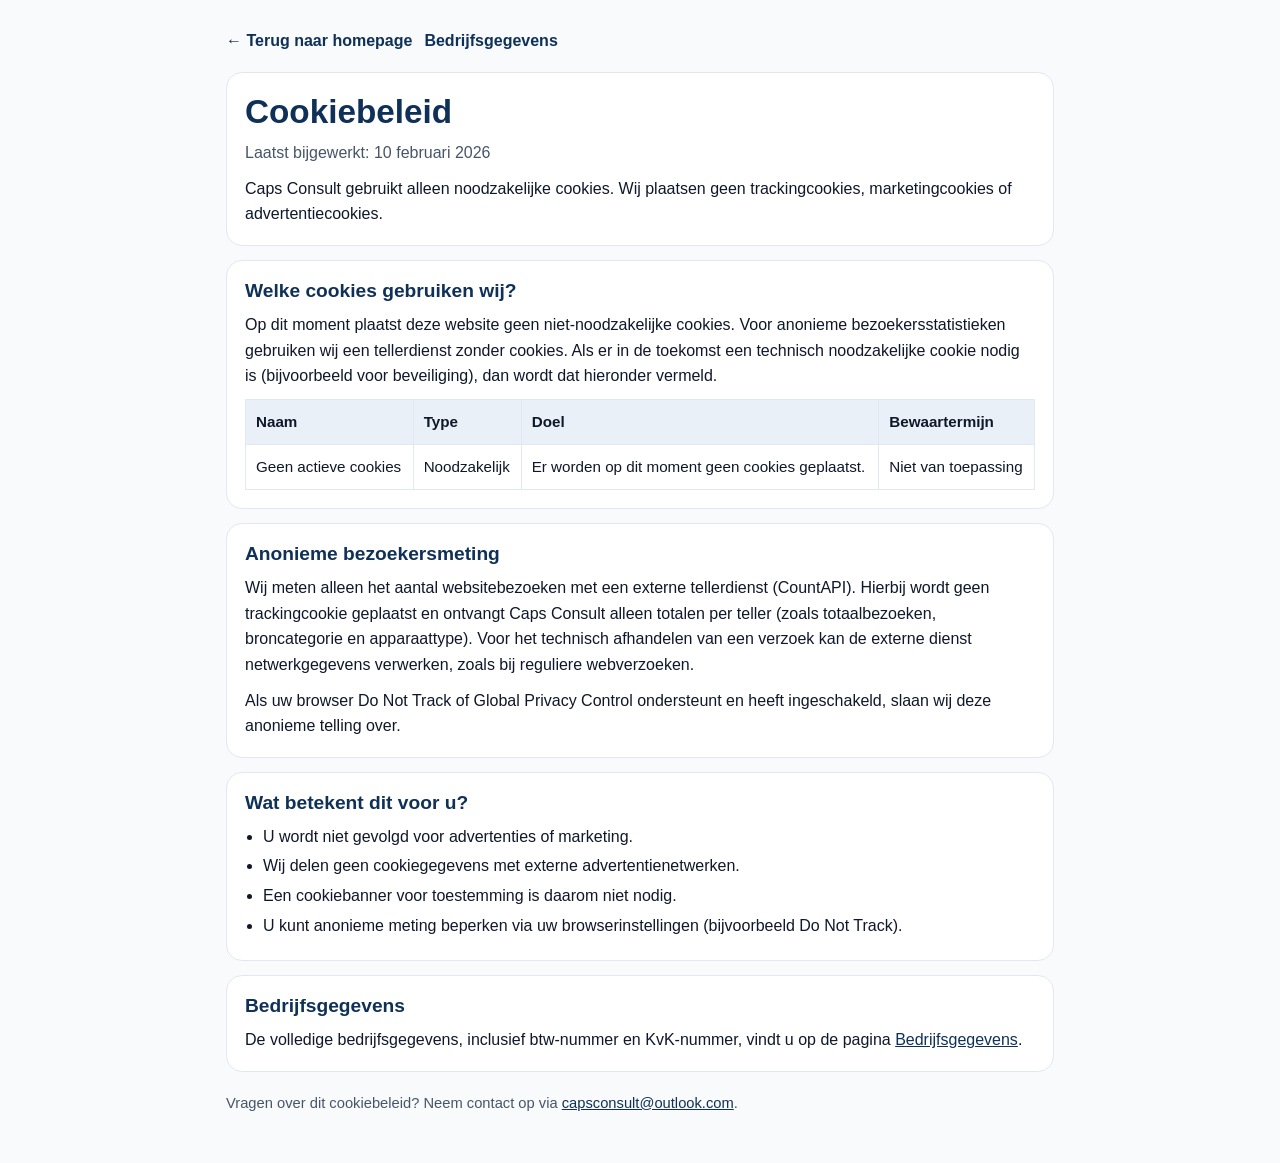
<file: cookiebeleid.html>
<!DOCTYPE html>
<html lang="nl">
<head>
  <meta charset="UTF-8" />
  <meta name="viewport" content="width=device-width, initial-scale=1.0" />
  <title>Cookiebeleid | Caps Consult</title>
  <meta name="description" content="Cookiebeleid van Caps Consult. Wij gebruiken alleen noodzakelijke cookies en plaatsen geen tracking- of marketingcookies." />
  <style>
    :root {
      color-scheme: light dark;
      --bg: #f8fafc;
      --text: #0f172a;
      --muted: #475569;
      --surface: #ffffff;
      --border: #e2e8f0;
      --brand: #0f3057;
      --accent: #f05f22;
    }

    @media (prefers-color-scheme: dark) {
      :root {
        --bg: #020617;
        --text: #f1f5f9;
        --muted: #cbd5e1;
        --surface: #0f172a;
        --border: #1e293b;
        --brand: #93c5fd;
        --accent: #fb923c;
      }
    }

    * {
      box-sizing: border-box;
    }

    body {
      margin: 0;
      font-family: Inter, Arial, sans-serif;
      background: var(--bg);
      color: var(--text);
      line-height: 1.6;
    }

    .container {
      max-width: 860px;
      margin: 0 auto;
      padding: 28px 16px 48px;
    }

    .top-links {
      display: flex;
      flex-wrap: wrap;
      gap: 12px;
      margin-bottom: 18px;
    }

    .top-link {
      display: inline-flex;
      align-items: center;
      gap: 8px;
      color: var(--brand);
      text-decoration: none;
      font-weight: 700;
    }

    .top-link:hover {
      color: var(--accent);
    }

    .card {
      background: var(--surface);
      border: 1px solid var(--border);
      border-radius: 16px;
      padding: 18px;
      margin-bottom: 14px;
    }

    h1 {
      margin: 0 0 8px;
      font-size: clamp(1.7rem, 2.6vw, 2.2rem);
      line-height: 1.25;
      color: var(--brand);
    }

    h2 {
      margin: 0 0 8px;
      font-size: 1.2rem;
      line-height: 1.3;
      color: var(--brand);
    }

    p {
      margin: 0;
    }

    .muted {
      color: var(--muted);
    }

    .list {
      margin: 8px 0 0 18px;
      padding: 0;
    }

    .list li {
      margin: 4px 0;
    }

    .table-wrap {
      overflow-x: auto;
    }

    table {
      width: 100%;
      border-collapse: collapse;
      margin-top: 10px;
      min-width: 620px;
    }

    th,
    td {
      border: 1px solid var(--border);
      padding: 10px;
      text-align: left;
      vertical-align: top;
      font-size: 0.95rem;
    }

    th {
      background: #eaf0f7;
      font-weight: 700;
    }

    @media (prefers-color-scheme: dark) {
      th {
        background: #1b2435;
      }
    }

    .footer-note {
      margin-top: 20px;
      font-size: 0.92rem;
      color: var(--muted);
    }

    a {
      color: var(--brand);
    }

    a:hover {
      color: var(--accent);
    }
  </style>
</head>
<body>
  <main class="container">
    <div class="top-links">
      <a class="top-link" href="index.html" aria-label="Terug naar homepage">
        &larr; Terug naar homepage
      </a>
      <a class="top-link" href="bedrijfsgegevens.html">Bedrijfsgegevens</a>
    </div>

    <section class="card">
      <h1>Cookiebeleid</h1>
      <p class="muted">Laatst bijgewerkt: 10 februari 2026</p>
      <p style="margin-top: 10px;">
        Caps Consult gebruikt alleen noodzakelijke cookies. Wij plaatsen geen trackingcookies,
        marketingcookies of advertentiecookies.
      </p>
    </section>

    <section class="card">
      <h2>Welke cookies gebruiken wij?</h2>
      <p>
        Op dit moment plaatst deze website geen niet-noodzakelijke cookies. Voor anonieme
        bezoekersstatistieken gebruiken wij een tellerdienst zonder cookies. Als er in de toekomst
        een technisch noodzakelijke cookie nodig is (bijvoorbeeld voor beveiliging), dan wordt dat
        hieronder vermeld.
      </p>
      <div class="table-wrap">
        <table>
          <thead>
            <tr>
              <th>Naam</th>
              <th>Type</th>
              <th>Doel</th>
              <th>Bewaartermijn</th>
            </tr>
          </thead>
          <tbody>
            <tr>
              <td>Geen actieve cookies</td>
              <td>Noodzakelijk</td>
              <td>Er worden op dit moment geen cookies geplaatst.</td>
              <td>Niet van toepassing</td>
            </tr>
          </tbody>
        </table>
      </div>
    </section>

    <section class="card">
      <h2>Anonieme bezoekersmeting</h2>
      <p>
        Wij meten alleen het aantal websitebezoeken met een externe tellerdienst (CountAPI).
        Hierbij wordt geen trackingcookie geplaatst en ontvangt Caps Consult alleen totalen per teller
        (zoals totaalbezoeken, broncategorie en apparaattype). Voor het technisch afhandelen van een
        verzoek kan de externe dienst netwerkgegevens verwerken, zoals bij reguliere webverzoeken.
      </p>
      <p style="margin-top: 10px;">
        Als uw browser Do Not Track of Global Privacy Control ondersteunt en heeft ingeschakeld,
        slaan wij deze anonieme telling over.
      </p>
    </section>

    <section class="card">
      <h2>Wat betekent dit voor u?</h2>
      <ul class="list">
        <li>U wordt niet gevolgd voor advertenties of marketing.</li>
        <li>Wij delen geen cookiegegevens met externe advertentienetwerken.</li>
        <li>Een cookiebanner voor toestemming is daarom niet nodig.</li>
        <li>U kunt anonieme meting beperken via uw browserinstellingen (bijvoorbeeld Do Not Track).</li>
      </ul>
    </section>

    <section class="card">
      <h2>Bedrijfsgegevens</h2>
      <p>
        De volledige bedrijfsgegevens, inclusief btw-nummer en KvK-nummer, vindt u op de pagina
        <a href="bedrijfsgegevens.html">Bedrijfsgegevens</a>.
      </p>
    </section>

    <p class="footer-note">
      Vragen over dit cookiebeleid? Neem contact op via
      <a href="mailto:capsconsult@outlook.com">capsconsult@outlook.com</a>.
    </p>
  </main>
  <script src="assets/visitor-tracker.js" defer></script>
</body>
</html>
</file>
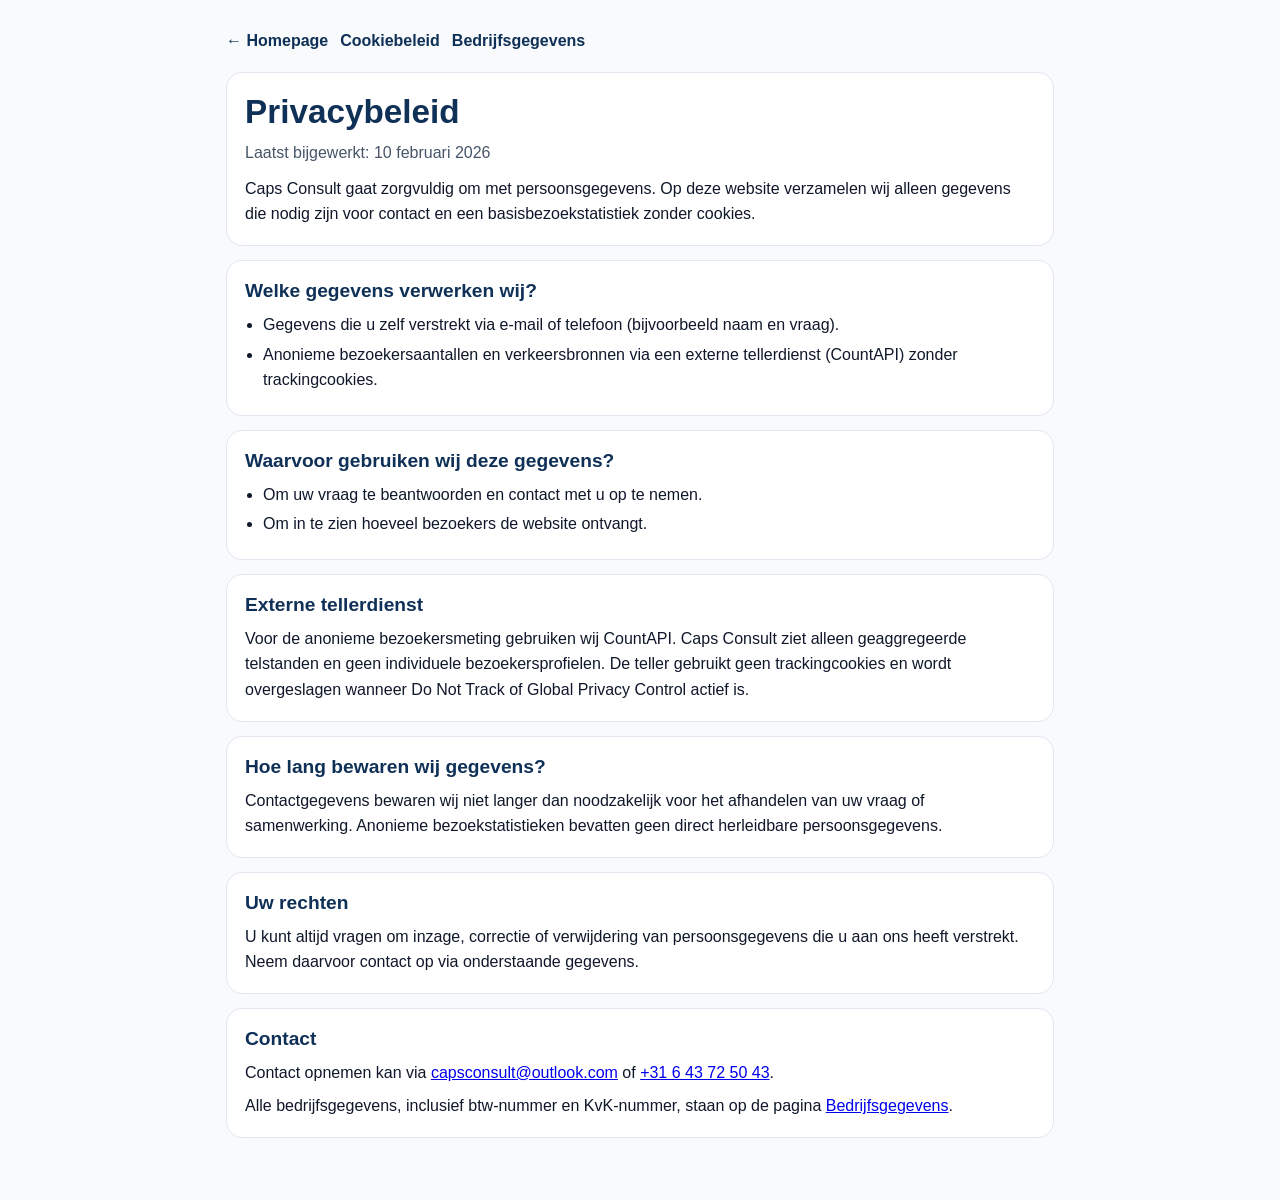
<file: privacybeleid.html>
<!DOCTYPE html>
<html lang="nl">
<head>
  <meta charset="UTF-8" />
  <meta name="viewport" content="width=device-width, initial-scale=1.0" />
  <title>Privacybeleid | Caps Consult</title>
  <meta name="description" content="Privacybeleid van Caps Consult over welke gegevens wij verwerken en waarom." />
  <style>
    :root {
      color-scheme: light dark;
      --bg: #f8fafc;
      --text: #0f172a;
      --muted: #475569;
      --surface: #ffffff;
      --border: #e2e8f0;
      --brand: #0f3057;
      --accent: #f05f22;
    }

    @media (prefers-color-scheme: dark) {
      :root {
        --bg: #020617;
        --text: #f1f5f9;
        --muted: #cbd5e1;
        --surface: #0f172a;
        --border: #1e293b;
        --brand: #93c5fd;
        --accent: #fb923c;
      }
    }

    * {
      box-sizing: border-box;
    }

    body {
      margin: 0;
      font-family: Inter, Arial, sans-serif;
      background: var(--bg);
      color: var(--text);
      line-height: 1.6;
    }

    .container {
      max-width: 860px;
      margin: 0 auto;
      padding: 28px 16px 48px;
    }

    .top-links {
      display: flex;
      flex-wrap: wrap;
      gap: 12px;
      margin-bottom: 18px;
    }

    .top-link {
      display: inline-flex;
      align-items: center;
      gap: 8px;
      color: var(--brand);
      text-decoration: none;
      font-weight: 700;
    }

    .top-link:hover {
      color: var(--accent);
    }

    .card {
      background: var(--surface);
      border: 1px solid var(--border);
      border-radius: 16px;
      padding: 18px;
      margin-bottom: 14px;
    }

    h1 {
      margin: 0 0 8px;
      font-size: clamp(1.7rem, 2.6vw, 2.2rem);
      line-height: 1.25;
      color: var(--brand);
    }

    h2 {
      margin: 0 0 8px;
      font-size: 1.2rem;
      line-height: 1.3;
      color: var(--brand);
    }

    p {
      margin: 0;
    }

    .muted {
      color: var(--muted);
    }

    .list {
      margin: 8px 0 0 18px;
      padding: 0;
    }

    .list li {
      margin: 4px 0;
    }
  </style>
</head>
<body>
  <main class="container">
    <div class="top-links">
      <a class="top-link" href="index.html" aria-label="Terug naar homepage">&larr; Homepage</a>
      <a class="top-link" href="cookiebeleid.html">Cookiebeleid</a>
      <a class="top-link" href="bedrijfsgegevens.html">Bedrijfsgegevens</a>
    </div>

    <section class="card">
      <h1>Privacybeleid</h1>
      <p class="muted">Laatst bijgewerkt: 10 februari 2026</p>
      <p style="margin-top: 10px;">
        Caps Consult gaat zorgvuldig om met persoonsgegevens. Op deze website verzamelen wij alleen
        gegevens die nodig zijn voor contact en een basisbezoekstatistiek zonder cookies.
      </p>
    </section>

    <section class="card">
      <h2>Welke gegevens verwerken wij?</h2>
      <ul class="list">
        <li>Gegevens die u zelf verstrekt via e-mail of telefoon (bijvoorbeeld naam en vraag).</li>
        <li>Anonieme bezoekersaantallen en verkeersbronnen via een externe tellerdienst (CountAPI) zonder trackingcookies.</li>
      </ul>
    </section>

    <section class="card">
      <h2>Waarvoor gebruiken wij deze gegevens?</h2>
      <ul class="list">
        <li>Om uw vraag te beantwoorden en contact met u op te nemen.</li>
        <li>Om in te zien hoeveel bezoekers de website ontvangt.</li>
      </ul>
    </section>

    <section class="card">
      <h2>Externe tellerdienst</h2>
      <p>
        Voor de anonieme bezoekersmeting gebruiken wij CountAPI. Caps Consult ziet alleen
        geaggregeerde telstanden en geen individuele bezoekersprofielen. De teller gebruikt geen
        trackingcookies en wordt overgeslagen wanneer Do Not Track of Global Privacy Control actief is.
      </p>
    </section>

    <section class="card">
      <h2>Hoe lang bewaren wij gegevens?</h2>
      <p>
        Contactgegevens bewaren wij niet langer dan noodzakelijk voor het afhandelen van uw vraag
        of samenwerking. Anonieme bezoekstatistieken bevatten geen direct herleidbare persoonsgegevens.
      </p>
    </section>

    <section class="card">
      <h2>Uw rechten</h2>
      <p>
        U kunt altijd vragen om inzage, correctie of verwijdering van persoonsgegevens die u aan
        ons heeft verstrekt. Neem daarvoor contact op via onderstaande gegevens.
      </p>
    </section>

    <section class="card">
      <h2>Contact</h2>
      <p>
        Contact opnemen kan via
        <a href="mailto:capsconsult@outlook.com">capsconsult@outlook.com</a> of
        <a href="tel:+31643725043">+31 6 43 72 50 43</a>.
      </p>
      <p style="margin-top: 8px;">
        Alle bedrijfsgegevens, inclusief btw-nummer en KvK-nummer, staan op de pagina
        <a href="bedrijfsgegevens.html">Bedrijfsgegevens</a>.
      </p>
    </section>
  </main>
  <script src="assets/visitor-tracker.js" defer></script>
</body>
</html>
</file>
